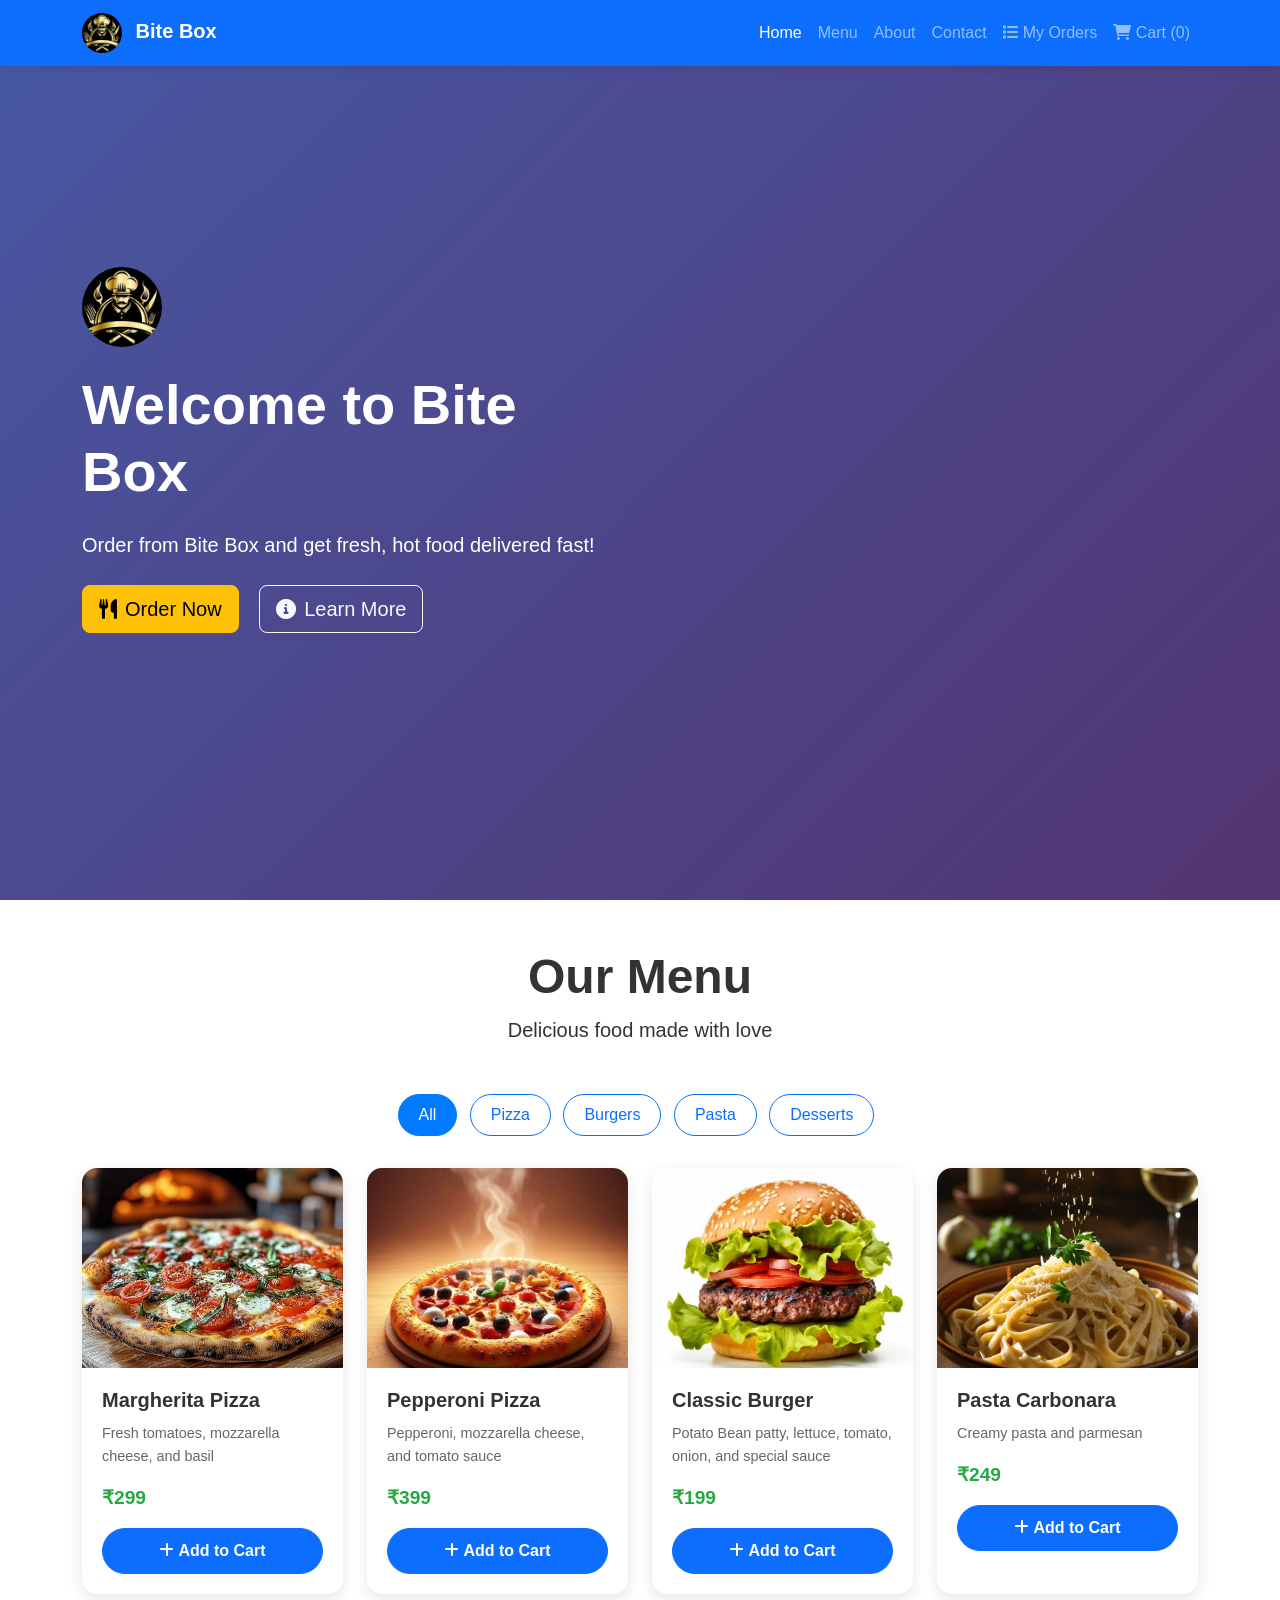
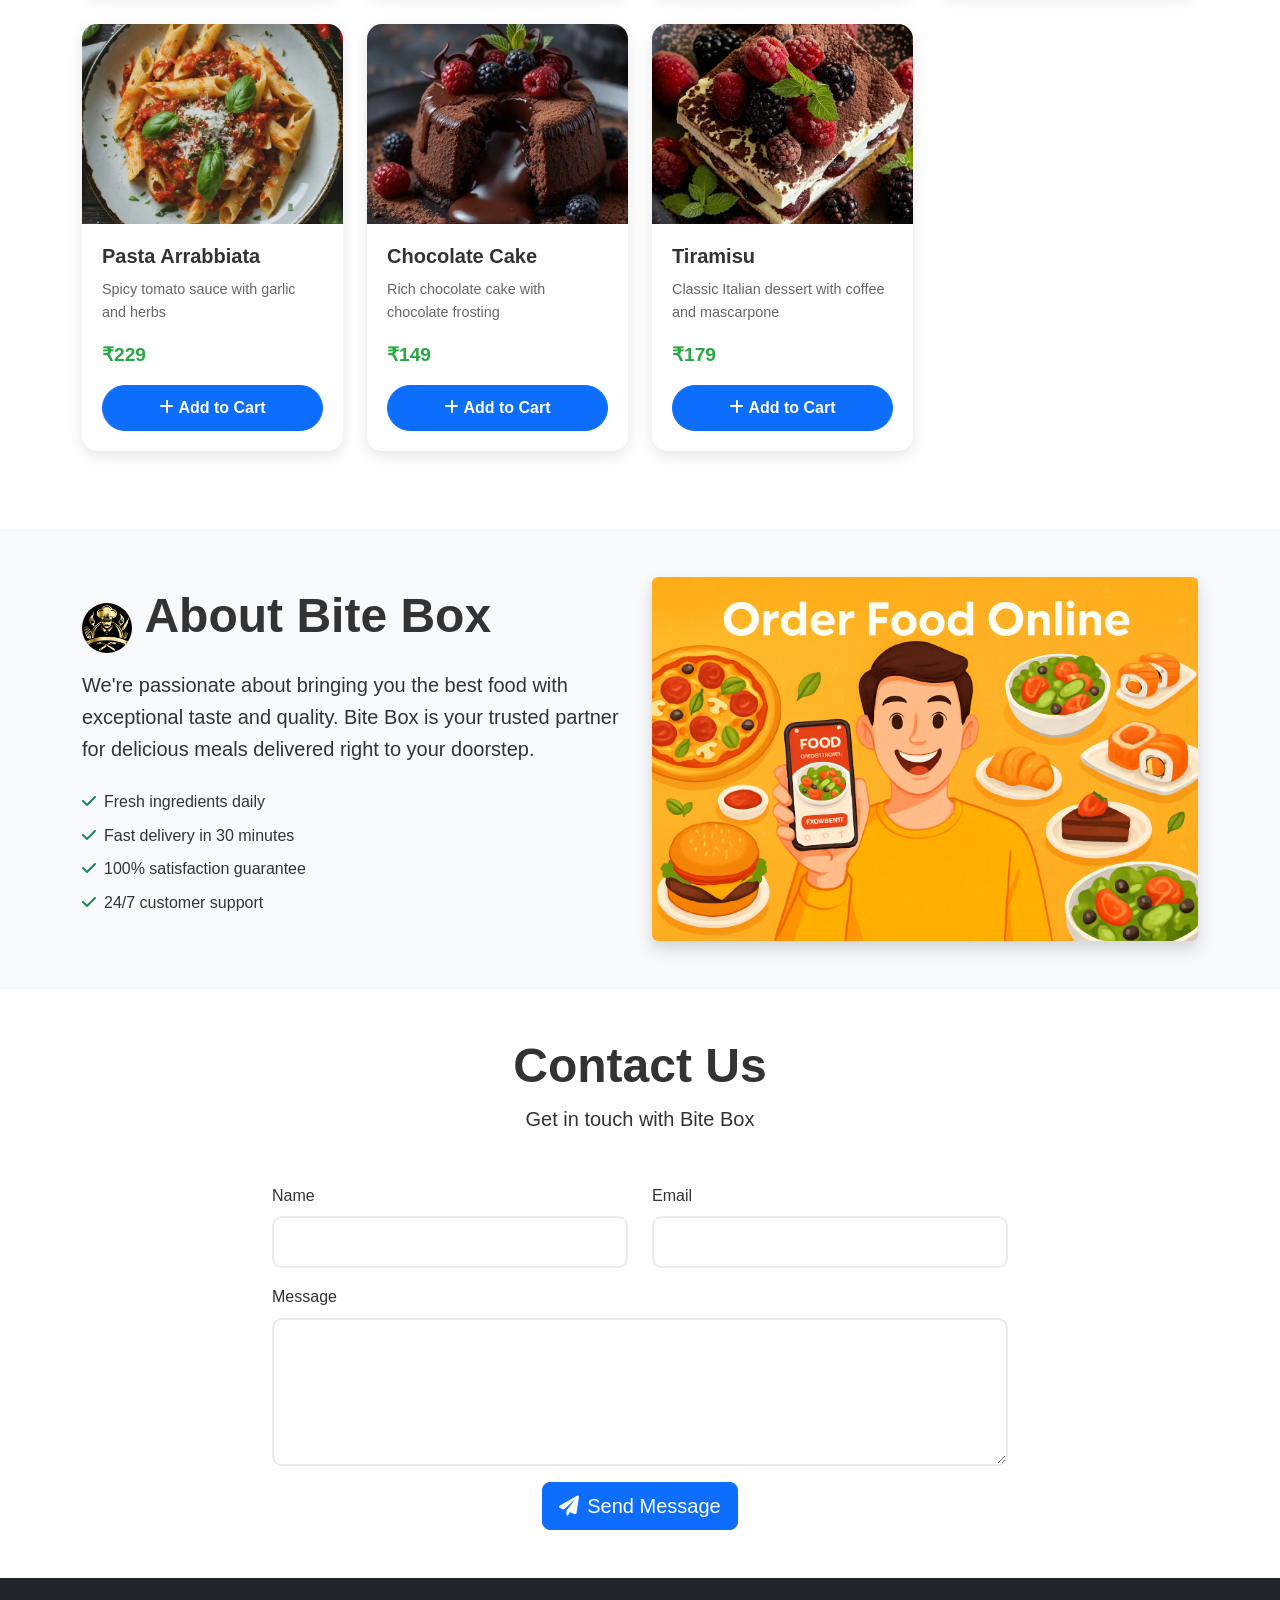
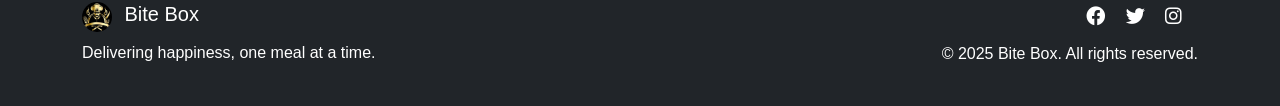
<file: Akshay's Cart/index.html>
<!DOCTYPE html>
<html lang="en">
<head>
    <meta charset="UTF-8">
    <meta name="viewport" content="width=device-width, initial-scale=1.0">
    <title>Bite Box - Order Food Online</title>
    
    <!-- Bootstrap CSS -->
    <link href="https://cdn.jsdelivr.net/npm/bootstrap@5.3.0/dist/css/bootstrap.min.css" rel="stylesheet">
    <!-- Font Awesome -->
    <link rel="stylesheet" href="https://cdnjs.cloudflare.com/ajax/libs/font-awesome/6.0.0/css/all.min.css">
    <!-- Custom CSS -->
    <link rel="stylesheet" href="css/style.css">
</head>
<body>
    <!-- Navigation -->
    <nav class="navbar navbar-expand-lg navbar-dark bg-primary fixed-top">
        <div class="container">
            <a class="navbar-brand fw-bold" href="#home">
                <img src="images/logo.png" alt="Bite Box Logo" class="logo-img me-2">
                Bite Box
            </a>
            <button class="navbar-toggler" type="button" data-bs-toggle="collapse" data-bs-target="#navbarNav">
                <span class="navbar-toggler-icon"></span>
            </button>
            <div class="collapse navbar-collapse" id="navbarNav">
                <ul class="navbar-nav ms-auto">
                    <li class="nav-item">
                        <a class="nav-link active" href="#home">Home</a>
                    </li>
                    <li class="nav-item">
                        <a class="nav-link" href="#menu">Menu</a>
                    </li>
                    <li class="nav-item">
                        <a class="nav-link" href="#about">About</a>
                    </li>
                    <li class="nav-item">
                        <a class="nav-link" href="#contact">Contact</a>
                    </li>
                    <li class="nav-item">
                        <a class="nav-link" href="my-orders.html">
                            <i class="fas fa-list me-1"></i>My Orders
                        </a>
                    </li>
                    <li class="nav-item">
                        <a class="nav-link cart-btn" href="#" data-bs-toggle="modal" data-bs-target="#cartModal">
                            <i class="fas fa-shopping-cart"></i>
                            Cart (<span id="cart-count">0</span>)
                        </a>
                    </li>
                </ul>
            </div>
        </div>
    </nav>

    <!-- Hero Section -->
    <section id="home" class="hero-section">
        <div class="hero-overlay">
            <div class="container">
                <div class="row align-items-center min-vh-100">
                    <div class="col-lg-6">
                        <div class="hero-content">
                            <div class="brand-logo mb-4">
                                <img src="images/logo.png" alt="Bite Box" class="hero-logo">
                            </div>
                            <h1 class="display-4 fw-bold text-white mb-4">
                                Welcome to Bite Box
                            </h1>
                            <p class="lead text-white mb-4">
                                Order from Bite Box and get fresh, hot food delivered fast!
                            </p>    
                            <a href="#menu" class="btn btn-warning btn-lg me-3">
                                <i class="fas fa-utensils me-2"></i>Order Now
                            </a>
                            <a href="#about" class="btn btn-outline-light btn-lg">
                                <i class="fas fa-info-circle me-2"></i>Learn More
                            </a>
                        </div>
                    </div>
                </div>
            </div>
        </div>
    </section>

    <!-- Menu Section -->
    <section id="menu" class="py-5">
        <div class="container">
            <div class="text-center mb-5">
                <h2 class="display-5 fw-bold">Our Menu</h2>
                <p class="lead">Delicious food made with love</p>
            </div>
            
            <!-- Category Filters -->
            <div class="text-center mb-4">
                <button class="btn btn-outline-primary me-2 mb-2 category-filter active" data-category="all">All</button>
                <button class="btn btn-outline-primary me-2 mb-2 category-filter" data-category="pizza">Pizza</button>
                <button class="btn btn-outline-primary me-2 mb-2 category-filter" data-category="burger">Burgers</button>
                <button class="btn btn-outline-primary me-2 mb-2 category-filter" data-category="pasta">Pasta</button>
                <button class="btn btn-outline-primary me-2 mb-2 category-filter" data-category="dessert">Desserts</button>
            </div>

            <!-- Menu Items -->
            <div id="menu-items" class="row">
                <!-- Menu items will be loaded here by JavaScript -->
            </div>
        </div>
    </section>

    <!-- About Section -->
    <section id="about" class="py-5 bg-light">
        <div class="container">
            <div class="row align-items-center">
                <div class="col-lg-6">
                    <div class="about-content">
                        <div class="brand-logo mb-3">
                            <img src="images/logo.png" alt="Bite Box" class="about-logo me-2">
                            <h2 class="display-5 fw-bold d-inline">About Bite Box</h2>
                        </div>
                        <p class="lead mb-4">
                            We're passionate about bringing you the best food with exceptional taste and quality. 
                            Bite Box is your trusted partner for delicious meals delivered right to your doorstep.
                        </p>
                        <ul class="list-unstyled">
                            <li class="mb-2"><i class="fas fa-check text-success me-2"></i>Fresh ingredients daily</li>
                            <li class="mb-2"><i class="fas fa-check text-success me-2"></i>Fast delivery in 30 minutes</li>
                            <li class="mb-2"><i class="fas fa-check text-success me-2"></i>100% satisfaction guarantee</li>
                            <li class="mb-2"><i class="fas fa-check text-success me-2"></i>24/7 customer support</li>
                        </ul>
                    </div>
                </div>
                <div class="col-lg-6">
                    <img src="images/about-image.jpg" alt="About Us" class="img-fluid rounded shadow">
                </div>
            </div>
        </div>
    </section>

    <!-- Contact Section -->
    <section id="contact" class="py-5">
        <div class="container">
            <div class="text-center mb-5">
                <h2 class="display-5 fw-bold">Contact Us</h2>
                <p class="lead">Get in touch with Bite Box</p>
            </div>
            <div class="row">
                <div class="col-lg-8 mx-auto">
                    <form id="contact-form">
                        <div class="row">
                            <div class="col-md-6 mb-3">
                                <label for="name" class="form-label">Name</label>
                                <input type="text" class="form-control" id="name" required>
                            </div>
                            <div class="col-md-6 mb-3">
                                <label for="email" class="form-label">Email</label>
                                <input type="email" class="form-control" id="email" required>
                            </div>
                        </div>
                        <div class="mb-3">
                            <label for="message" class="form-label">Message</label>
                            <textarea class="form-control" id="message" rows="5" required></textarea>
                        </div>
                        <div class="text-center">
                            <button type="submit" class="btn btn-primary btn-lg">
                                <i class="fas fa-paper-plane me-2"></i>Send Message
                            </button>
                        </div>
                    </form>
                </div>
            </div>
        </div>
    </section>

    <!-- Footer -->
    <footer class="bg-dark text-white py-4">
        <div class="container">
            <div class="row">
                <div class="col-md-6">
                    <div class="footer-brand">
                        <img src="images/logo.png" alt="Logo" class="footer-logo me-2">
                        <h5 class="d-inline">Bite Box</h5>
                    </div>
                    <p class="mt-2">Delivering happiness, one meal at a time.</p>
                </div>
                <div class="col-md-6 text-md-end">
                    <div class="social-links">
                        <a href="#" class="text-white me-3"><i class="fab fa-facebook"></i></a>
                        <a href="#" class="text-white me-3"><i class="fab fa-twitter"></i></a>
                        <a href="#" class="text-white me-3"><i class="fab fa-instagram"></i></a>
                    </div>
                    <p class="mt-2">&copy; 2025 Bite Box. All rights reserved.</p>
                </div>
            </div>
        </div>
    </footer>

    <!-- Cart Modal -->
    <div class="modal fade" id="cartModal" tabindex="-1">
        <div class="modal-dialog modal-lg">
            <div class="modal-content">
                <div class="modal-header">
                    <h5 class="modal-title">
                        <img src="images/logo.png" alt="Logo" class="modal-logo me-2">
                        Your Cart
                    </h5>
                    <button type="button" class="btn-close" data-bs-dismiss="modal"></button>
                </div>
                <div class="modal-body">
                    <div id="cart-items">
                        <p class="text-center text-muted">Your cart is empty</p>
                    </div>
                </div>
                <div class="modal-footer">
                    <div class="w-100">
                        <div class="d-flex justify-content-between align-items-center mb-3">
                            <h5>Total: ₹<span id="cart-total">0</span></h5>
                        </div>
                        <button type="button" class="btn btn-success w-100" id="checkout-btn" disabled>
                            <i class="fas fa-credit-card me-2"></i>Proceed to Checkout
                        </button>
                    </div>
                </div>
            </div>
        </div>
    </div>

    <!-- Bootstrap JS -->
    <script src="https://cdn.jsdelivr.net/npm/bootstrap@5.3.0/dist/js/bootstrap.bundle.min.js"></script>
    <!-- jQuery -->
    <script src="https://code.jquery.com/jquery-3.6.0.min.js"></script>
    <!-- Custom JS -->
    <script src="js/script.js"></script>
</body>
</html>
</file>
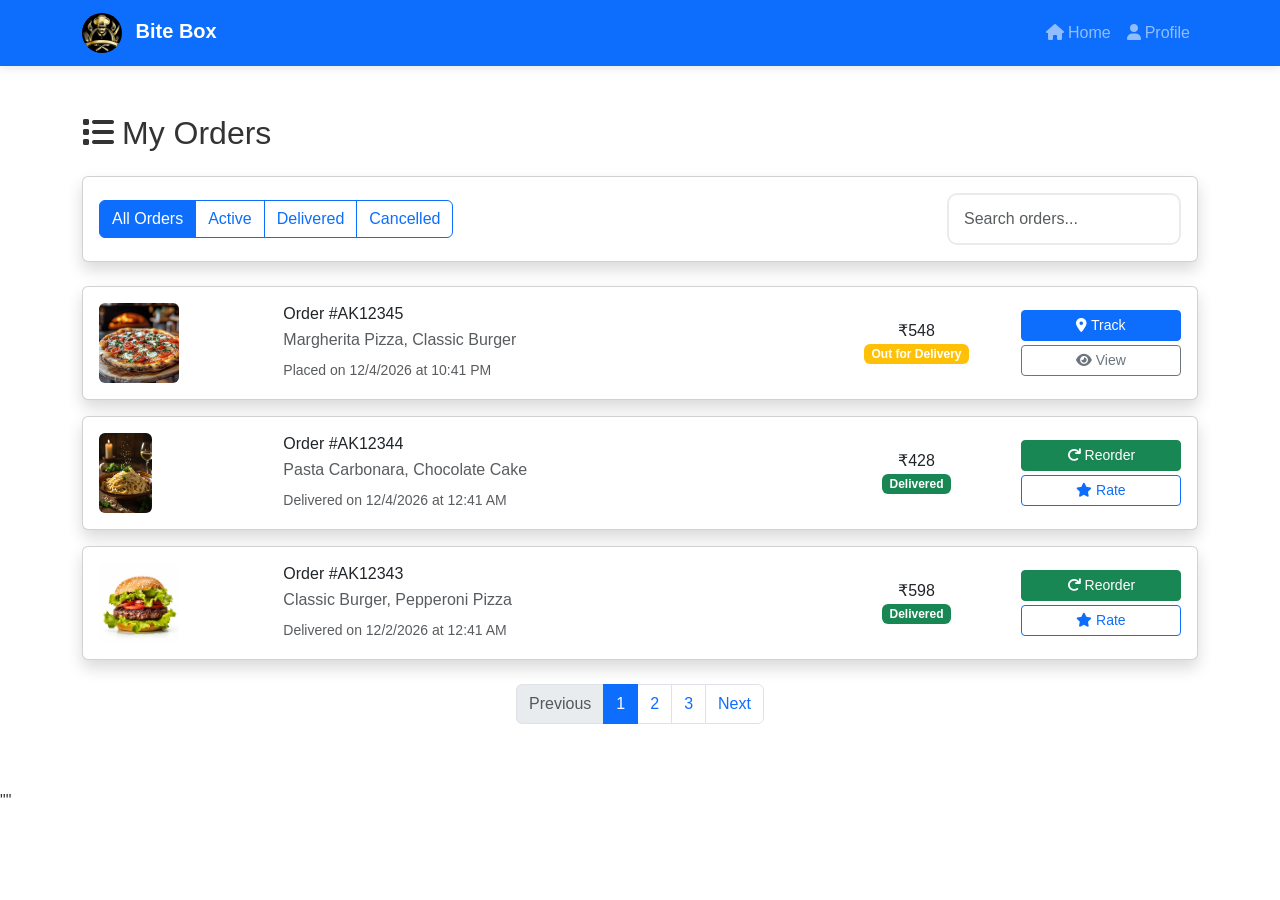
<file: Akshay's Cart/my-orders.html>
<!DOCTYPE html>
<html lang="en">
<head>
    <meta charset="UTF-8">
    <meta name="viewport" content="width=device-width, initial-scale=1.0">
    <title>My Orders - Bite Box</title>
    <link href="https://cdn.jsdelivr.net/npm/bootstrap@5.3.0/dist/css/bootstrap.min.css" rel="stylesheet">
    <link rel="stylesheet" href="https://cdnjs.cloudflare.com/ajax/libs/font-awesome/6.0.0/css/all.min.css">
    <link rel="stylesheet" href="css/style.css">
</head>
<body>
    <!-- Navigation -->
    <nav class="navbar navbar-expand-lg navbar-dark bg-primary">
        <div class="container">
            <a class="navbar-brand fw-bold" href="index.html">
                <img src="images/logo.png" alt="Bite Box Logo" class="logo-img me-2">
                Bite Box
            </a>
            <div class="navbar-nav ms-auto">
                <a class="nav-link" href="index.html">
                    <i class="fas fa-home me-1"></i>Home
                </a>
                <a class="nav-link" href="profile.html">
                    <i class="fas fa-user me-1"></i>Profile
                </a>
            </div>
        </div>
    </nav>

    <!-- My Orders Section -->
    <section class="py-5">
        <div class="container">
            <div class="row">
                <div class="col-12">
                    <h2 class="mb-4"><i class="fas fa-list me-2"></i>My Orders</h2>
                    
                    <!-- Order Filters -->
                    <div class="card shadow mb-4">
                        <div class="card-body">
                            <div class="row align-items-center">
                                <div class="col-md-6">
                                    <div class="btn-group" role="group">
                                        <input type="radio" class="btn-check" name="orderFilter" id="all-orders" checked>
                                        <label class="btn btn-outline-primary" for="all-orders">All Orders</label>
                                        
                                        <input type="radio" class="btn-check" name="orderFilter" id="active-orders">
                                        <label class="btn btn-outline-primary" for="active-orders">Active</label>
                                        
                                        <input type="radio" class="btn-check" name="orderFilter" id="delivered-orders">
                                        <label class="btn btn-outline-primary" for="delivered-orders">Delivered</label>
                                        
                                        <input type="radio" class="btn-check" name="orderFilter" id="cancelled-orders">
                                        <label class="btn btn-outline-primary" for="cancelled-orders">Cancelled</label>
                                    </div>
                                </div>
                                <div class="col-md-6 text-md-end">
                                    <input type="text" class="form-control d-inline-block w-auto" id="search-orders" placeholder="Search orders...">
                                </div>
                            </div>
                        </div>
                    </div>

                    <!-- Orders List -->
                    <div id="orders-container">
                        <!-- Sample Order 1 - Active -->
                        <div class="card shadow mb-3 order-card" data-status="active">
                            <div class="card-body">
                                <div class="row align-items-center">
                                    <div class="col-md-2">
                                        <img src="images/pizza-margherita.jpg" alt="Order" class="img-fluid rounded" style="height: 80px; object-fit: cover;">
                                    </div>
                                    <div class="col-md-6">
                                        <h6 class="mb-1">Order #AK12345</h6>
                                        <p class="text-muted mb-1">Margherita Pizza, Classic Burger</p>
                                        <small class="text-muted">Placed on Jan 15, 2025 at 2:30 PM</small>
                                    </div>
                                    <div class="col-md-2 text-center">
                                        <h6 class="mb-0">₹599</h6>
                                        <span class="badge bg-warning">Out for Delivery</span>
                                    </div>
                                    <div class="col-md-2 text-end">
                                        <button class="btn btn-primary btn-sm mb-1 w-100" onclick="trackOrder('AK12345')">
                                            <i class="fas fa-map-marker-alt me-1"></i>Track
                                        </button>
                                        <button class="btn btn-outline-secondary btn-sm w-100" onclick="viewOrder('AK12345')">
                                            <i class="fas fa-eye me-1"></i>View
                                        </button>
                                    </div>
                                </div>
                            </div>
                        </div>

                        <!-- Sample Order 2 - Delivered -->
                        <div class="card shadow mb-3 order-card" data-status="delivered">
                            <div class="card-body">
                                <div class="row align-items-center">
                                    <div class="col-md-2">
                                        <img src="images/pasta-carbonara.jpg" alt="Order" class="img-fluid rounded" style="height: 80px; object-fit: cover;">
                                    </div>
                                    <div class="col-md-6">
                                        <h6 class="mb-1">Order #AK12344</h6>
                                        <p class="text-muted mb-1">Pasta Carbonara, Chocolate Cake</p>
                                        <small class="text-muted">Delivered on Jan 14, 2025 at 8:45 PM</small>
                                    </div>
                                    <div class="col-md-2 text-center">
                                        <h6 class="mb-0">₹428</h6>
                                        <span class="badge bg-success">Delivered</span>
                                    </div>
                                    <div class="col-md-2 text-end">
                                        <button class="btn btn-success btn-sm mb-1 w-100" onclick="reorder('AK12344')">
                                            <i class="fas fa-redo me-1"></i>Reorder
                                        </button>
                                        <button class="btn btn-outline-primary btn-sm w-100" onclick="rateOrder('AK12344')">
                                            <i class="fas fa-star me-1"></i>Rate
                                        </button>
                                    </div>
                                </div>
                            </div>
                        </div>

                        <!-- Sample Order 3 - Delivered -->
                        <div class="card shadow mb-3 order-card" data-status="delivered">
                            <div class="card-body">
                                <div class="row align-items-center">
                                    <div class="col-md-2">
                                        <img src="images/burger-classic.jpg" alt="Order" class="img-fluid rounded" style="height: 80px; object-fit: cover;">
                                    </div>
                                    <div class="col-md-6">
                                        <h6 class="mb-1">Order #AK12343</h6>
                                        <p class="text-muted mb-1">Classic Burger, Pepperoni Pizza</p>
                                        <small class="text-muted">Delivered on Jan 12, 2025 at 7:20 PM</small>
                                    </div>
                                    <div class="col-md-2 text-center">
                                        <h6 class="mb-0">₹598</h6>
                                        <span class="badge bg-success">Delivered</span>
                                    </div>
                                    <div class="col-md-2 text-end">
                                        <button class="btn btn-success btn-sm mb-1 w-100" onclick="reorder('AK12343')">
                                            <i class="fas fa-redo me-1"></i>Reorder
                                        </button>
                                        <button class="btn btn-outline-primary btn-sm w-100" onclick="rateOrder('AK12343')">
                                            <i class="fas fa-star me-1"></i>Rate
                                        </button>
                                    </div>
                                </div>
                            </div>
                        </div>

                        <!-- Empty State -->
                        <div id="empty-orders" class="text-center py-5" style="display: none;">
                            <i class="fas fa-shopping-bag fa-3x text-muted mb-3"></i>
                            <h5 class="text-muted">No orders found</h5>
                            <p class="text-muted">Start ordering delicious food from Bite Box!</p>
                            <a href="index.html" class="btn btn-primary">
                                <i class="fas fa-utensils me-2"></i>Order Now
                            </a>
                        </div>
                    </div>

                    <!-- Pagination -->
                    <nav aria-label="Orders pagination" class="mt-4">
                        <ul class="pagination justify-content-center">
                            <li class="page-item disabled">
                                <a class="page-link" href="#" tabindex="-1">Previous</a>
                            </li>
                            <li class="page-item active">
                                <a class="page-link" href="#">1</a>
                            </li>
                            <li class="page-item">
                                <a class="page-link" href="#">2</a>
                            </li>
                            <li class="page-item">
                                <a class="page-link" href="#">3</a>
                            </li>
                            <li class="page-item">
                                <a class="page-link" href="#">Next</a>
                            </li>
                        </ul>
                    </nav>
                </div>
            </div>
        </div>
    </section>

    <!-- Rating Modal -->
    <div class="modal fade" id="ratingModal" tabindex="-1">
        <div class="modal-dialog">
            <div class="modal-content">
                <div class="modal-header">
                    <h5 class="modal-title">Rate Your Order</h5>
                    <button type="button" class="btn-close" data-bs-dismiss="modal"></button>
                </div>
                <div class="modal-body">
                    <div class="text-center mb-4">
                        <h6>How was your experience?</h6>
                        <div class="rating-stars">
                            <i class="fas fa-star star" data-rating="1"></i>
                            <i class="fas fa-star star" data-rating="2"></i>
                            <i class="fas fa-star star" data-rating="3"></i>
                            <i class="fas fa-star star" data-rating="4"></i>
                            <i class="fas fa-star star" data-rating="5"></i>
                        </div>
                    </div>
                    <div class="mb-3">
                        <label for="review-text" class="form-label">Write a review (Optional)</label>
                        <textarea class="form-control" id="review-text" rows="3" placeholder="Share your experience..."></textarea>
                    </div>
                </div>
                <div class="modal-footer">
                    <button type="button" class="btn btn-secondary" data-bs-dismiss="modal">Cancel</button>
                    <button type="button" class="btn btn-primary" id="submit-rating">Submit Rating</button>
                </div>
            </div>
        </div>
    </div>

    <script src="https://cdn.jsdelivr.net/npm/bootstrap@5.3.0/dist/js/bootstrap.bundle.min.js"></script>
    <script src="https://code.jquery.com/jquery-3.6.0.min.js"></script>
    <script src="js/my-orders.js"></script>
</body>
</html>""
</file>
<file: Akshay's Cart/css/style.css>
/* Custom CSS for Akshay's Cart */

/* General Styles */
* {
    margin: 0;
    padding: 0;
    box-sizing: border-box;
}

body {
    font-family: 'Segoe UI', Tahoma, Geneva, Verdana, sans-serif;
    line-height: 1.6;
    color: #333;
}

/* Navigation */
.navbar {
    box-shadow: 0 2px 10px rgba(0,0,0,0.1);
    transition: all 0.3s ease;
}

.logo-img, .hero-logo, .about-logo, .footer-logo, .modal-logo {
    width: 40px;
    height: 40px;
    object-fit: cover;
    border-radius: 50%;
}

.hero-logo {
    width: 80px;
    height: 80px;
}

.cart-btn {
    position: relative;
}

/* Hero Section */
.hero-section {
    background: linear-gradient(135deg, #667eea 0%, #764ba2 100%);
    min-height: 100vh;
    position: relative;
    display: flex;
    align-items: center;
}

.hero-overlay {
    background: rgba(0,0,0,0.3);
    position: absolute;
    top: 0;
    left: 0;
    right: 0;
    bottom: 0;
    display: flex;
    align-items: center;
}

.hero-content {
    z-index: 2;
    position: relative;
}

/* Menu Section */
.menu-item-wrapper {
    margin-bottom: 30px;
}

.menu-item {
    background: white;
    border-radius: 15px;
    box-shadow: 0 5px 15px rgba(0,0,0,0.1);
    transition: transform 0.3s ease, box-shadow 0.3s ease;
    overflow: hidden;
    height: 100%;
}

.menu-item:hover {
    transform: translateY(-5px);
    box-shadow: 0 10px 25px rgba(0,0,0,0.15);
}

.menu-item img {
    width: 100%;
    height: 200px;
    object-fit: cover;
}

.menu-item-content {
    padding: 20px;
}

.menu-item h5 {
    color: #333;
    margin-bottom: 10px;
    font-weight: 600;
}

.menu-item p {
    color: #666;
    font-size: 0.9em;
    margin-bottom: 15px;
}

.price {
    font-size: 1.2em;
    font-weight: bold;
    color: #28a745;
    margin-bottom: 15px;
}

.add-to-cart-btn {
    width: 100%;
    border-radius: 25px;
    padding: 10px;
    font-weight: 600;
    transition: all 0.3s ease;
}

.add-to-cart-btn:hover {
    transform: translateY(-2px);
}

/* Category Filters */
.category-filter {
    border-radius: 25px;
    padding: 8px 20px;
    font-weight: 500;
    transition: all 0.3s ease;
}

.category-filter.active {
    background-color: #007bff;
    color: white;
    border-color: #007bff;
}

/* Cart Modal */
.cart-item {
    display: flex;
    align-items: center;
    padding: 15px;
    border-bottom: 1px solid #eee;
    background: #f8f9fa;
    border-radius: 10px;
    margin-bottom: 10px;
}

.cart-item img {
    width: 60px;
    height: 60px;
    object-fit: cover;
    border-radius: 8px;
    margin-right: 15px;
}

.cart-item-details {
    flex: 1;
}

.cart-item-name {
    font-weight: 600;
    margin-bottom: 5px;
}

.cart-item-price {
    color: #28a745;
    font-weight: 500;
}

.quantity-controls {
    display: flex;
    align-items: center;
    margin: 10px 0;
}

.quantity-btn {
    width: 30px;
    height: 30px;
    border: 1px solid #ddd;
    background: white;
    border-radius: 50%;
    display: flex;
    align-items: center;
    justify-content: center;
    cursor: pointer;
    transition: all 0.2s ease;
}

.quantity-btn:hover {
    background: #f8f9fa;
    border-color: #007bff;
}

.quantity-display {
    margin: 0 15px;
    font-weight: 600;
    min-width: 20px;
    text-align: center;
}

.remove-item {
    background: #dc3545;
    color: white;
    border: none;
    border-radius: 5px;
    padding: 5px 10px;
    font-size: 0.8em;
    cursor: pointer;
    transition: all 0.2s ease;
}

.remove-item:hover {
    background: #c82333;
}

/* About Section */
.about-logo {
    width: 50px;
    height: 50px;
}

/* Contact Form */
.form-control {
    border-radius: 10px;
    border: 2px solid #e9ecef;
    padding: 12px 15px;
    transition: all 0.3s ease;
}

.form-control:focus {
    border-color: #007bff;
    box-shadow: 0 0 0 0.2rem rgba(0,123,255,0.25);
}

/* Footer */
.footer-logo {
    width: 30px;
    height: 30px;
}

.social-links a {
    font-size: 1.2em;
    transition: color 0.3s ease;
}

.social-links a:hover {
    color: #007bff !important;
}

/* Animations */
@keyframes fadeIn {
    from {
        opacity: 0;
        transform: translateY(20px);
    }
    to {
        opacity: 1;
        transform: translateY(0);
    }
}

.fade-in {
    animation: fadeIn 0.6s ease-out;
}

/* Alert Messages */
.custom-alert {
    position: fixed;
    top: 100px;
    right: 20px;
    z-index: 9999;
    min-width: 300px;
    animation: slideIn 0.3s ease-out;
}

@keyframes slideIn {
    from {
        transform: translateX(100%);
        opacity: 0;
    }
    to {
        transform: translateX(0);
        opacity: 1;
    }
}

/* Responsive Design */
@media (max-width: 768px) {
    .hero-section {
        text-align: center;
        padding: 100px 0 50px;
    }
    
    .hero-logo {
        width: 60px;
        height: 60px;
    }
    
    .menu-item img {
        height: 150px;
    }
    
    .cart-item {
        flex-direction: column;
        text-align: center;
    }
    
    .cart-item img {
        margin-right: 0;
        margin-bottom: 10px;
    }
    
    .quantity-controls {
        justify-content: center;
    }
}

@media (max-width: 576px) {
    .display-4 {
        font-size: 2rem;
    }
    
    .display-5 {
        font-size: 1.5rem;
    }
    
    .btn-lg {
        padding: 10px 20px;
        font-size: 1rem;
    }
}

/* Smooth Scrolling */
html {
    scroll-behavior: smooth;
}

/* Loading States */
.loading {
    opacity: 0.6;
    pointer-events: none;
}

/* Hover Effects */
.btn {
    transition: all 0.3s ease;
}

.btn:hover {
    transform: translateY(-2px);
}

/* Custom Scrollbar */
::-webkit-scrollbar {
    width: 8px;
}

::-webkit-scrollbar-track {
    background: #f1f1f1;
}

::-webkit-scrollbar-thumb {
    background: #007bff;
    border-radius: 4px;
}

::-webkit-scrollbar-thumb:hover {
    background: #0056b3;
}
</file>
